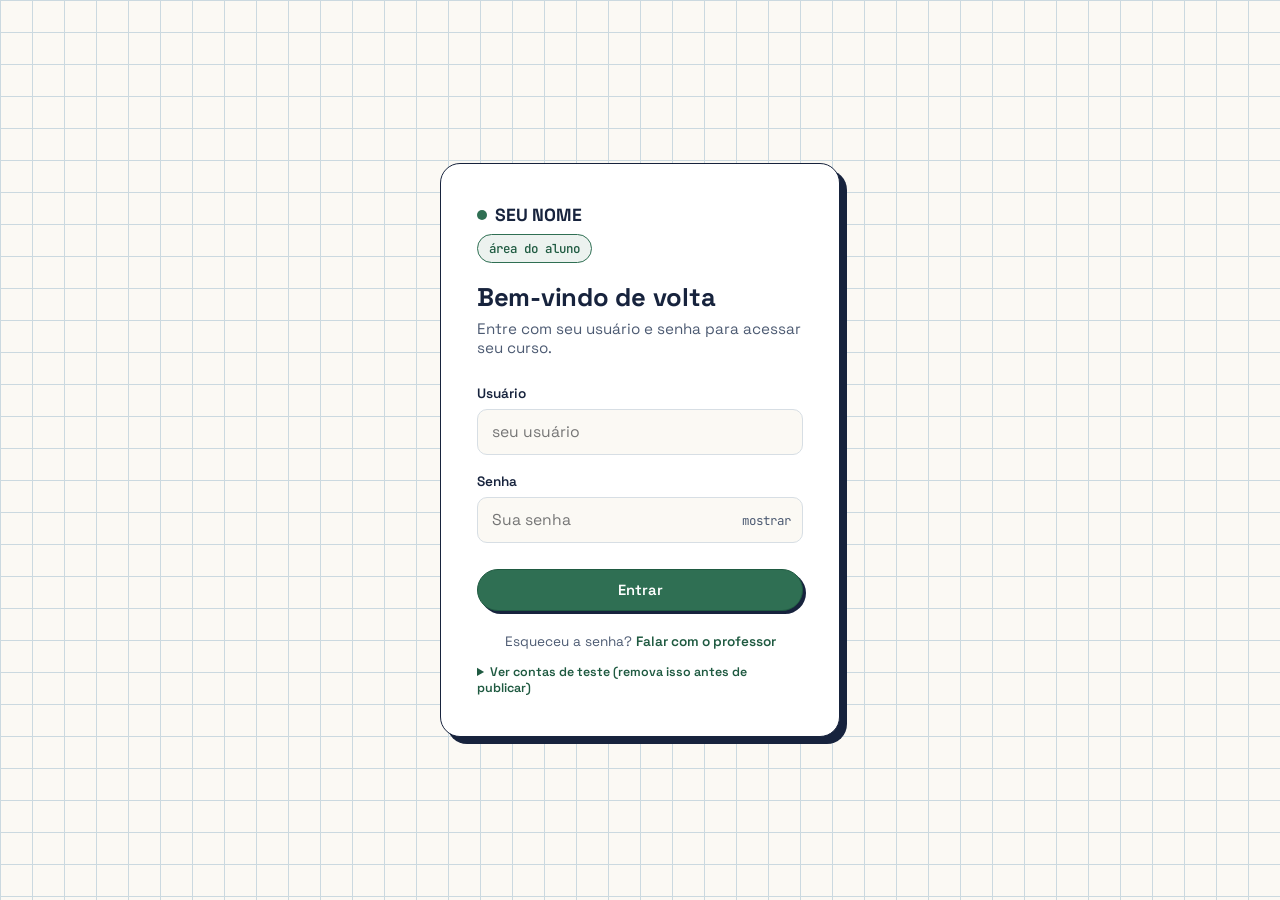
<file: index.html>
<!DOCTYPE html>
<html lang="pt-BR">
<head>
<meta charset="UTF-8">
<meta name="viewport" content="width=device-width, initial-scale=1.0">
<title>Entrar — Plataforma do Aluno</title>
<link rel="preconnect" href="https://fonts.googleapis.com">
<link href="https://fonts.googleapis.com/css2?family=Space+Grotesk:wght@400;500;600;700&family=JetBrains+Mono:wght@400;500;700&display=swap" rel="stylesheet">
<link rel="stylesheet" href="style.css">
<style>
  body{
    background-image:
      linear-gradient(var(--grid) 1px, transparent 1px),
      linear-gradient(90deg, var(--grid) 1px, transparent 1px);
    background-size:32px 32px;
    display:flex; align-items:center; justify-content:center; padding:24px;
  }
  .logo{ display:flex; align-items:center; gap:8px; font-weight:700; font-size:1.1rem; margin-bottom:8px; }
  .logo .dot{ width:10px; height:10px; background:var(--pencil); border-radius:50%; display:inline-block; }
  h1{ font-size:1.6rem; font-weight:700; letter-spacing:-0.01em; margin-bottom:6px; }
  .sub{ color:var(--ink-soft); font-size:0.95rem; margin-bottom:28px; }
  .foot{ text-align:center; margin-top:22px; font-size:0.85rem; color:var(--ink-soft); }
  .foot a{ color:var(--pencil-dark); font-weight:600; }
  .btn-block{ width:100%; justify-content:center; margin-top:26px; }
  .demo-users{ margin-top:14px; font-size:0.78rem; }
  .demo-users summary{ cursor:pointer; color:var(--pencil-dark); font-weight:600; }
  .demo-users table{ width:100%; margin-top:8px; border-collapse:collapse; }
  .demo-users td{ padding:4px 6px; border-bottom:1px solid var(--border); }
</style>
</head>
<body>
  <div class="card fade-in">
    <div class="logo"><span class="dot"></span>SEU NOME</div>
    <span class="eyebrow">área do aluno</span>
    <h1>Bem-vindo de volta</h1>
    <p class="sub">Entre com seu usuário e senha para acessar seu curso.</p>

    <form id="loginForm" novalidate>
      <label for="usuario">Usuário</label>
      <input type="text" id="usuario" placeholder="seu usuário" autocomplete="username" required>

      <label for="senha">Senha</label>
      <div class="pass-wrap">
        <input type="password" id="senha" placeholder="Sua senha" autocomplete="current-password" required>
        <button type="button" class="toggle-pass" id="togglePass">mostrar</button>
      </div>

      <p class="error" id="errorMsg">Usuário ou senha incorretos.</p>

      <button type="submit" class="btn btn-primary btn-block">Entrar</button>
    </form>

    <p class="foot">Esqueceu a senha? <a href="duvidas.html">Falar com o professor</a></p>

    <details class="demo-users">
      <summary>Ver contas de teste (remova isso antes de publicar)</summary>
      <table id="demoTable"></table>
    </details>
  </div>

<script src="usuarios.js"></script>
<script>
  // se já tem sessão aberta, pula direto pro dashboard
  if(getUsuarioLogado()){ window.location.href = "dashboard.html"; }

  const form = document.getElementById('loginForm');
  const errorMsg = document.getElementById('errorMsg');
  const togglePass = document.getElementById('togglePass');
  const senhaInput = document.getElementById('senha');

  togglePass.addEventListener('click', () => {
    const isPassword = senhaInput.type === 'password';
    senhaInput.type = isPassword ? 'text' : 'password';
    togglePass.textContent = isPassword ? 'ocultar' : 'mostrar';
  });

  form.addEventListener('submit', (e) => {
    e.preventDefault();
    const usuario = document.getElementById('usuario').value.trim();
    const senha = senhaInput.value.trim();

    if(!usuario || !senha){
      errorMsg.textContent = 'Preencha usuário e senha para continuar.';
      errorMsg.style.display = 'block';
      return;
    }

    const usuarioEncontrado = autenticar(usuario, senha);
    if(!usuarioEncontrado){
      errorMsg.textContent = 'Usuário ou senha incorretos.';
      errorMsg.style.display = 'block';
      return;
    }

    errorMsg.style.display = 'none';
    salvarSessao(usuarioEncontrado);
    window.location.href = 'dashboard.html';
  });

  // mostra as contas de teste (some isso quando for publicar de verdade)
  const demoTable = document.getElementById('demoTable');
  getUsuariosDB().forEach(u => {
    const tr = document.createElement('tr');
    tr.innerHTML = `<td>${u.nome}</td><td class="mono">${u.usuario}</td><td class="mono">${u.senha}</td>`;
    demoTable.appendChild(tr);
  });
</script>
</body>
</html>
</file>
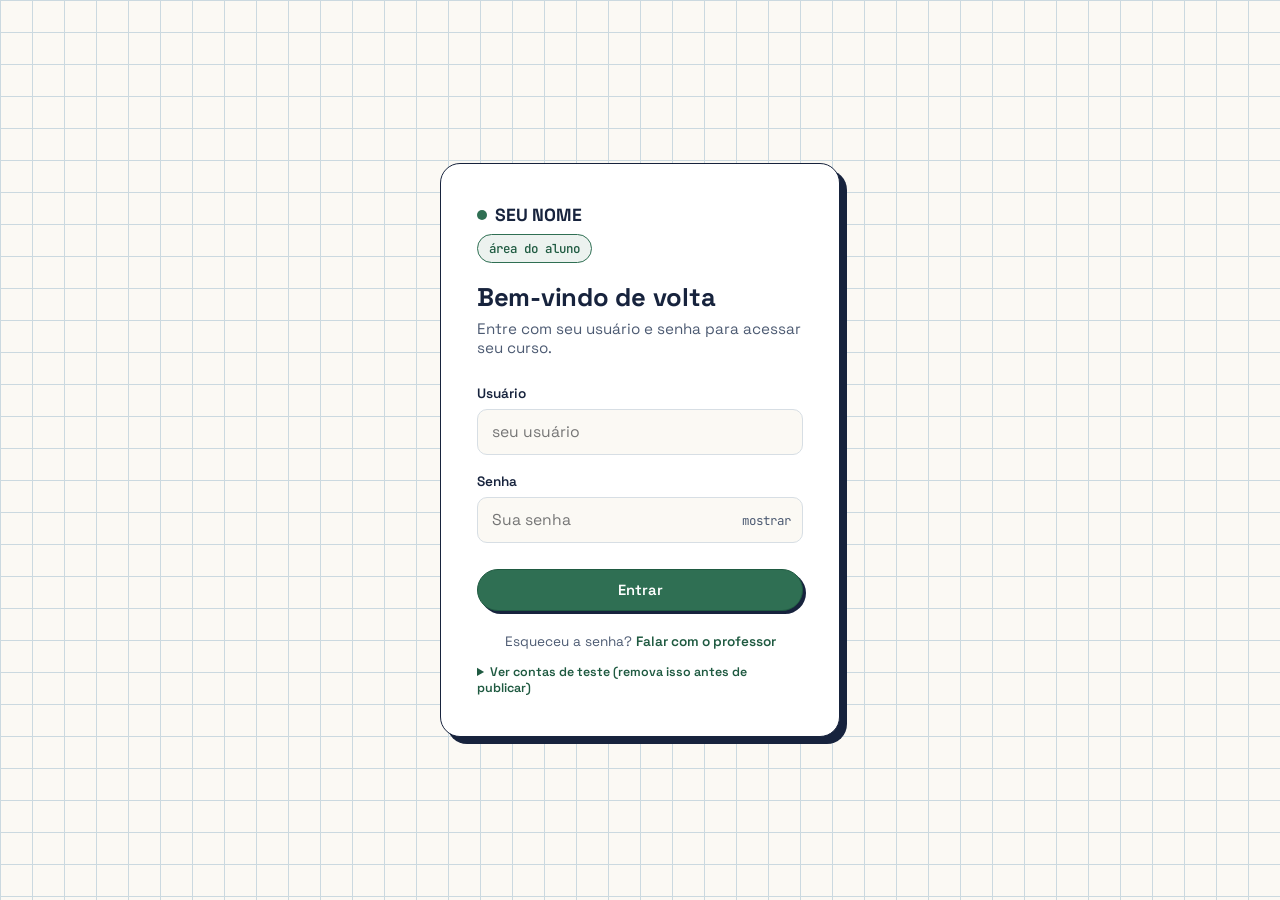
<file: curso.html>
<!DOCTYPE html>
<html lang="pt-BR">
<head>
<meta charset="UTF-8">
<meta name="viewport" content="width=device-width, initial-scale=1.0">
<title>Meu Curso — Plataforma do Aluno</title>
<link rel="preconnect" href="https://fonts.googleapis.com">
<link href="https://fonts.googleapis.com/css2?family=Space+Grotesk:wght@400;500;600;700&family=JetBrains+Mono:wght@400;500;700&display=swap" rel="stylesheet">
<link rel="stylesheet" href="style.css">
</head>
<body>
<div class="app">
  <aside class="sidebar" id="sidebar">
    <div class="logo"><span class="dot"></span>SEU NOME</div>
    <div class="user-chip">
      <div class="mini-avatar" id="miniAvatar">A</div>
      <div>
        <div class="u-name" id="chipName">Aluno</div>
        <div class="u-role">Aluno</div>
      </div>
    </div>
    <nav class="nav-group">
      <a class="nav-link" href="dashboard.html"><span class="ic">🏠</span>Início</a>
      <a class="nav-link active" href="curso.html"><span class="ic">🎬</span>Meu Curso</a>
      <a class="nav-link" href="perfil.html"><span class="ic">👤</span>Perfil</a>
      <a class="nav-link" href="duvidas.html"><span class="ic">💬</span>Dúvidas</a>
    </nav>
    <div class="nav-sair"><a class="nav-link" href="#" id="btnSair"><span class="ic">⏻</span>Sair</a></div>
  </aside>

  <main class="main wide">
    <button class="menu-toggle" id="menuToggle">☰</button>
    <div class="topbar">
      <div>
        <h1 id="cursoTitulo">Matemática: Reforço ao ENEM</h1>
        <p class="sub"><span id="totalAulas">12</span> aulas · progresso: <b id="percentInline" class="mono">0%</b></p>
      </div>
    </div>

    <div class="progress-bar" style="max-width:340px;">
      <div class="progress-fill" id="progressFillTop"></div>
    </div>

    <div class="layout" style="margin-top:24px;">
      <div>
        <div class="player-frame fade-in">
          <iframe id="videoFrame" src="" title="Vídeo da aula" allow="accelerometer; autoplay; clipboard-write; encrypted-media; gyroscope; picture-in-picture" allowfullscreen></iframe>
        </div>
        <div class="lesson-info fade-in fade-in-1">
          <div class="lesson-info-head">
            <h2 id="lessonTitle">Carregando...</h2>
            <div class="watch-toggle" id="watchToggle">
              <span class="box" id="watchBox"></span>
              <span id="watchLabel">Marcar como assistida</span>
            </div>
          </div>
          <p id="lessonDesc"></p>
          <div class="lesson-tags">
            <span class="tag" id="tagDur">-- min</span>
            <span class="tag" id="tagModulo">Módulo</span>
            <span class="tag">Material de apoio em PDF</span>
          </div>
        </div>
      </div>

      <div class="modules fade-in fade-in-2" id="modulesList"></div>
    </div>
  </main>
</div>

<script src="usuarios.js"></script>
<script src="curso-data.js"></script>
<script>
  const user = exigirLogin();
  if(user){
    document.getElementById('miniAvatar').textContent = user.nome.trim().charAt(0).toUpperCase();
    document.getElementById('chipName').textContent = user.nome;
    document.getElementById('cursoTitulo').textContent = user.curso || CURSO.titulo;
    document.getElementById('totalAulas').textContent = todasAsAulas().length;

    let aulaAtualId = null;

    const nowTitle = document.getElementById('lessonTitle');
    const lessonDesc = document.getElementById('lessonDesc');
    const tagDur = document.getElementById('tagDur');
    const tagModulo = document.getElementById('tagModulo');
    const videoFrame = document.getElementById('videoFrame');
    const watchToggle = document.getElementById('watchToggle');
    const watchBox = document.getElementById('watchBox');
    const watchLabel = document.getElementById('watchLabel');
    const modulesList = document.getElementById('modulesList');

    function atualizarBarraGeral(){
      const percentual = calcularPercentual(user.id);
      document.getElementById('percentInline').textContent = percentual + '%';
      document.getElementById('progressFillTop').style.width = percentual + '%';
    }

    function renderListaModulos(){
      const progresso = getProgresso(user.id);
      modulesList.innerHTML = '';
      CURSO.modulos.forEach(mod => {
        const modDiv = document.createElement('div');
        modDiv.className = 'module';
        const feitasNoModulo = mod.aulas.filter(a => progresso.includes(a.id)).length;
        modDiv.innerHTML = `<div class="module-title"><span>${mod.titulo}</span><span class="mono">${feitasNoModulo}/${mod.aulas.length}</span></div>`;

        mod.aulas.forEach(aula => {
          const done = progresso.includes(aula.id);
          const row = document.createElement('div');
          row.className = 'lesson-row' + (done ? ' done' : '') + (aula.id === aulaAtualId ? ' active' : '');
          row.innerHTML = `<span class="check">${done ? '✓' : ''}</span><span>${aula.nome}</span><span class="dur mono">${aula.dur}</span>`;
          row.addEventListener('click', () => carregarAula(aula, mod.titulo));
          modDiv.appendChild(row);
        });
        modulesList.appendChild(modDiv);
      });
    }

    function atualizarBotaoAssistida(aulaId){
      const progresso = getProgresso(user.id);
      const done = progresso.includes(aulaId);
      watchToggle.classList.toggle('done', done);
      watchBox.textContent = done ? '✓' : '';
      watchLabel.textContent = done ? 'Aula assistida' : 'Marcar como assistida';
    }

    function carregarAula(aula, moduloTitulo){
      aulaAtualId = aula.id;
      nowTitle.textContent = aula.nome;
      lessonDesc.textContent = aula.desc;
      tagDur.textContent = aula.dur;
      tagModulo.textContent = moduloTitulo;
      videoFrame.src = 'https://www.youtube.com/embed/' + aula.videoId;
      atualizarBotaoAssistida(aula.id);
      renderListaModulos();
    }

    watchToggle.addEventListener('click', () => {
      if(!aulaAtualId) return;
      alternarAulaAssistida(user.id, aulaAtualId);
      atualizarBotaoAssistida(aulaAtualId);
      renderListaModulos();
      atualizarBarraGeral();
    });

    // começa pela próxima aula não assistida
    const primeira = proximaAulaNaoAssistida(user.id);
    const moduloDaPrimeira = CURSO.modulos.find(m => m.aulas.some(a => a.id === primeira.id));
    carregarAula(primeira, moduloDaPrimeira.titulo);
    atualizarBarraGeral();
  }

  document.getElementById('btnSair').addEventListener('click', (e) => {
    e.preventDefault();
    encerrarSessao();
    window.location.href = 'login.html';
  });

  const menuToggle = document.getElementById('menuToggle');
  const sidebar = document.getElementById('sidebar');
  menuToggle.addEventListener('click', () => sidebar.classList.toggle('open'));
</script>
</body>
</html>
</file>
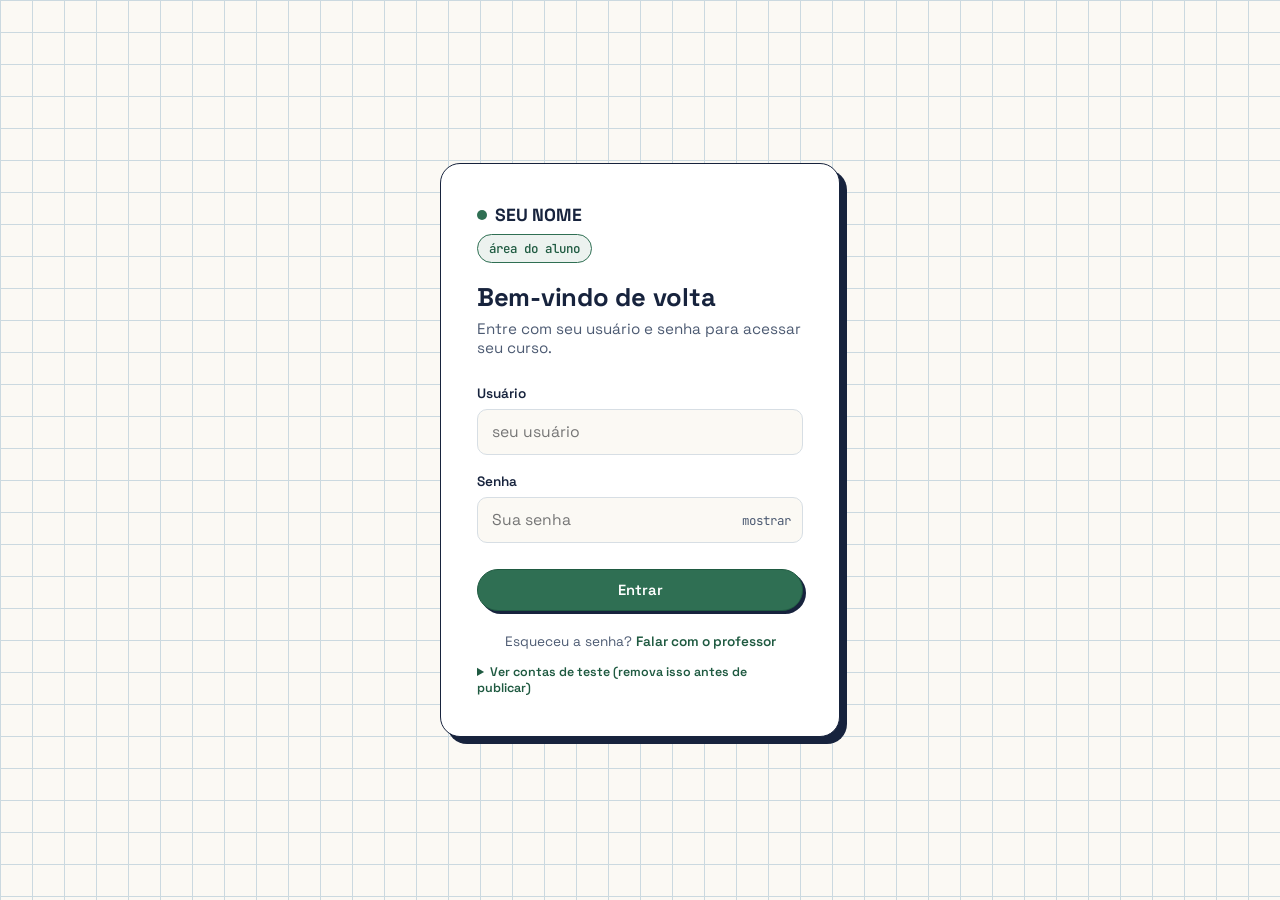
<file: dashboard.html>
<!DOCTYPE html>
<html lang="pt-BR">
<head>
<meta charset="UTF-8">
<meta name="viewport" content="width=device-width, initial-scale=1.0">
<title>Início — Plataforma do Aluno</title>
<link rel="preconnect" href="https://fonts.googleapis.com">
<link href="https://fonts.googleapis.com/css2?family=Space+Grotesk:wght@400;500;600;700&family=JetBrains+Mono:wght@400;500;700&display=swap" rel="stylesheet">
<link rel="stylesheet" href="style.css">
</head>
<body>
<div class="app">
  <aside class="sidebar" id="sidebar">
    <div class="logo"><span class="dot"></span>SEU NOME</div>
    <div class="user-chip">
      <div class="mini-avatar" id="miniAvatar">A</div>
      <div>
        <div class="u-name" id="chipName">Aluno</div>
        <div class="u-role">Aluno</div>
      </div>
    </div>
    <nav class="nav-group">
      <a class="nav-link active" href="#"><span class="ic">🏠</span>Início</a>
      <a class="nav-link" href="curso.html"><span class="ic">🎬</span>Meu Curso</a>
      <a class="nav-link" href="perfil.html"><span class="ic">👤</span>Perfil</a>
      <a class="nav-link" href="duvidas.html"><span class="ic">💬</span>Dúvidas</a>
    </nav>
    <div class="nav-sair">
      <a class="nav-link" href="#" id="btnSair"><span class="ic">⏻</span>Sair</a>
    </div>
  </aside>

  <main class="main wide">
    <button class="menu-toggle" id="menuToggle">☰</button>
    <div class="topbar">
      <div>
        <h1 id="greeting" class="fade-in">Olá! 👋</h1>
        <p class="sub">Aqui está um resumo do seu progresso.</p>
      </div>
      <div class="avatar" id="avatarInit">A</div>
    </div>

    <div id="badgeSlot"></div>

    <div class="stats">
      <div class="stat-card fade-in fade-in-1">
        <div class="val mono">1</div>
        <div class="lab">curso ativo</div>
      </div>
      <div class="stat-card fade-in fade-in-2">
        <div class="val mono"><span id="percentStat">0</span>%</div>
        <div class="lab">progresso concluído</div>
      </div>
      <div class="stat-card fade-in fade-in-3">
        <div class="val mono"><span id="aulasFeitas">0</span>/<span id="aulasTotal">12</span></div>
        <div class="lab">aulas assistidas</div>
      </div>
    </div>

    <section>
      <h2>Meus cursos</h2>
      <div class="courses">
        <div class="course-card fade-in fade-in-4">
          <div class="thumb">📐</div>
          <h3 id="cursoNome">Matemática: Reforço ao ENEM</h3>
          <div class="meta">12 aulas · 3 módulos</div>
          <div class="progress-bar"><div class="progress-fill" id="progressFill"></div></div>
          <div class="progress-label" id="progressLabel">0 de 12 aulas concluídas</div>
          <a href="curso.html" class="btn btn-primary">Continuar assistindo</a>
        </div>

        <div class="locked-card">
          <div class="ic">💻</div>
          <h3>Criação de Sites — Módulo Extra</h3>
          <p>Disponível em breve como upgrade da sua matrícula. Fale com o professor pra saber mais.</p>
        </div>
      </div>
    </section>
  </main>
</div>

<script src="usuarios.js"></script>
<script src="curso-data.js"></script>
<script>
  const user = exigirLogin();
  if(user){
    document.getElementById('greeting').textContent = 'Olá, ' + user.nome.split(' ')[0] + '! 👋';
    document.getElementById('avatarInit').textContent = user.nome.trim().charAt(0).toUpperCase();
    document.getElementById('miniAvatar').textContent = user.nome.trim().charAt(0).toUpperCase();
    document.getElementById('chipName').textContent = user.nome;
    document.getElementById('cursoNome').textContent = user.curso || CURSO.titulo;

    const total = todasAsAulas().length;
    const feitas = getProgresso(user.id).length;
    const percentual = calcularPercentual(user.id);

    document.getElementById('aulasTotal').textContent = total;
    document.getElementById('aulasFeitas').textContent = feitas;
    document.getElementById('progressLabel').textContent = feitas + ' de ' + total + ' aulas concluídas';

    if(percentual >= 100){
      document.getElementById('badgeSlot').innerHTML = '<div class="badge-complete">🎉 Curso concluído! Parabéns pelo esforço.</div>';
    }

    // anima a contagem do percentual e a barra de progresso
    let atual = 0;
    const percentEl = document.getElementById('percentStat');
    const fill = document.getElementById('progressFill');
    requestAnimationFrame(() => { fill.style.width = percentual + '%'; });
    const timer = setInterval(() => {
      atual += Math.max(1, Math.round(percentual/30));
      if(atual >= percentual){ atual = percentual; clearInterval(timer); }
      percentEl.textContent = atual;
    }, 25);
  }

  document.getElementById('btnSair').addEventListener('click', (e) => {
    e.preventDefault();
    encerrarSessao();
    window.location.href = 'login.html';
  });

  const menuToggle = document.getElementById('menuToggle');
  const sidebar = document.getElementById('sidebar');
  menuToggle.addEventListener('click', () => sidebar.classList.toggle('open'));
</script>
</body>
</html>
</file>
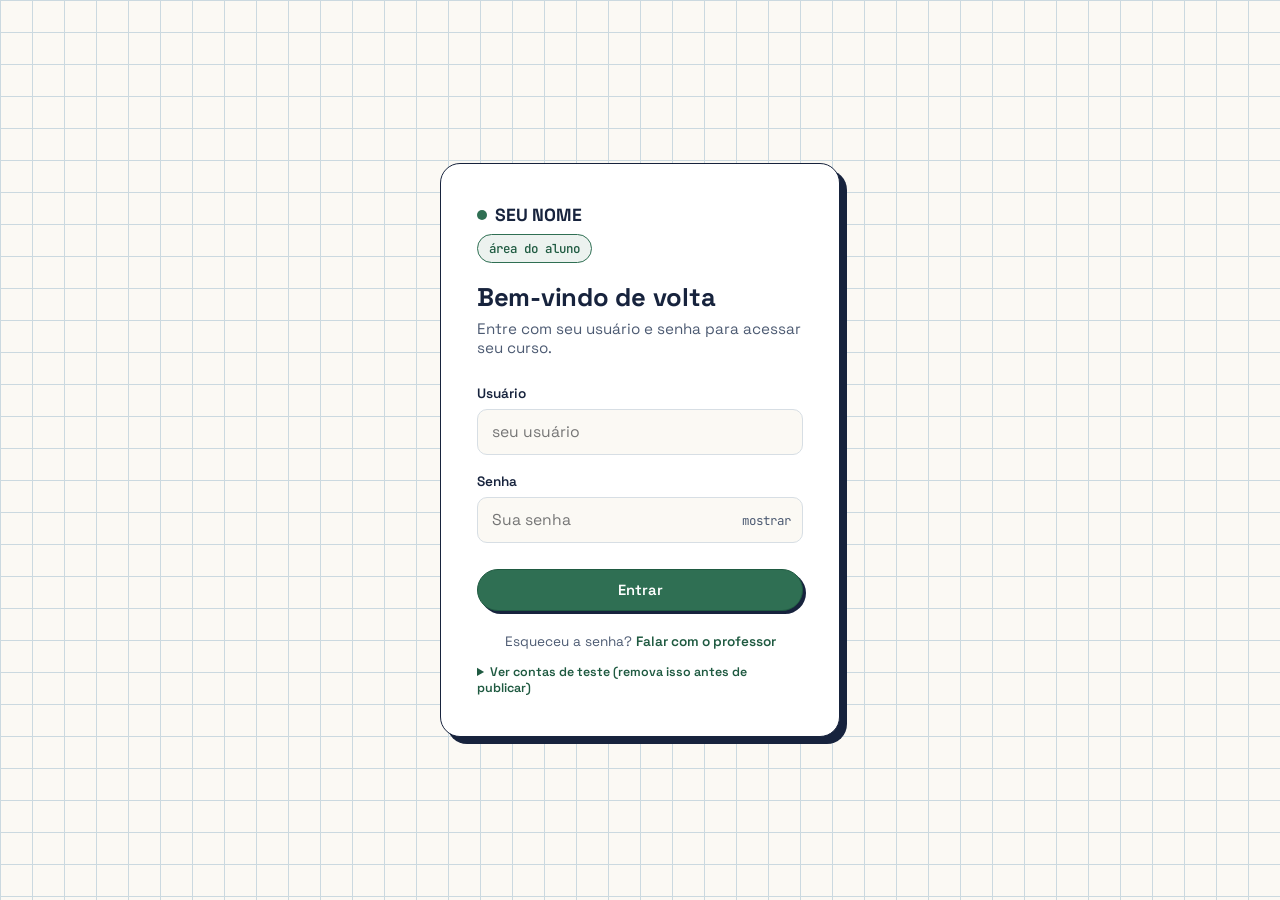
<file: duvidas.html>
<!DOCTYPE html>
<html lang="pt-BR">
<head>
<meta charset="UTF-8">
<meta name="viewport" content="width=device-width, initial-scale=1.0">
<title>Dúvidas — Plataforma do Aluno</title>
<link rel="preconnect" href="https://fonts.googleapis.com">
<link href="https://fonts.googleapis.com/css2?family=Space+Grotesk:wght@400;500;600;700&family=JetBrains+Mono:wght@400;500;700&display=swap" rel="stylesheet">
<link rel="stylesheet" href="style.css">
<style>
  .main.narrow{ display:flex; flex-direction:column; }
</style>
</head>
<body>
<div class="app">
  <aside class="sidebar" id="sidebar">
    <div class="logo"><span class="dot"></span>SEU NOME</div>
    <div class="user-chip">
      <div class="mini-avatar" id="miniAvatar">A</div>
      <div>
        <div class="u-name" id="chipName">Aluno</div>
        <div class="u-role">Aluno</div>
      </div>
    </div>
    <nav class="nav-group">
      <a class="nav-link" href="dashboard.html"><span class="ic">🏠</span>Início</a>
      <a class="nav-link" href="curso.html"><span class="ic">🎬</span>Meu Curso</a>
      <a class="nav-link" href="perfil.html"><span class="ic">👤</span>Perfil</a>
      <a class="nav-link active" href="#"><span class="ic">💬</span>Dúvidas</a>
    </nav>
    <div class="nav-sair"><a class="nav-link" href="#" id="btnSair"><span class="ic">⏻</span>Sair</a></div>
  </aside>

  <main class="main narrow" style="max-width:820px;">
    <button class="menu-toggle" id="menuToggle">☰</button>
    <div class="topbar">
      <div>
        <h1>Dúvidas com o Professor</h1>
        <p class="sub">Pergunte à vontade — geralmente respondo em até 24h.</p>
      </div>
    </div>

    <div class="chat-card fade-in">
      <div class="chat-head">
        <div class="prof-avatar">P</div>
        <div>
          <h3>Professor</h3>
          <p><span class="status-dot"></span>online agora</p>
        </div>
      </div>
      <div class="chat-body" id="chatBody">
        <div class="msg prof">Oi! Vi que você está avançando no curso 👋 Alguma dúvida sobre a matéria?<span class="time">09:14</span></div>
        <div class="msg aluno">Sim! Não entendi direito quando uso a fórmula de Bhaskara vs quando dá pra fatorar direto.<span class="time">09:20</span></div>
        <div class="msg prof">Boa pergunta! Se a equação for simples de fatorar (tipo x² - 5x + 6), fatorar é mais rápido. Bhaskara funciona sempre, mas é mais longo — uso ele quando não vejo a fatoração de cara.<span class="time">09:23</span></div>
      </div>
      <form class="chat-input" id="chatForm">
        <input type="text" id="chatInput" placeholder="Digite sua dúvida..." autocomplete="off">
        <button type="submit" class="send-btn">➤</button>
      </form>
    </div>

    <div class="faq fade-in fade-in-1">
      <h2>Perguntas frequentes</h2>
      <div class="faq-item">
        <div class="faq-q">Quanto tempo tenho de acesso ao curso? <span class="arrow">▾</span></div>
        <div class="faq-a">O acesso é válido por 12 meses a partir da data da compra.</div>
      </div>
      <div class="faq-item">
        <div class="faq-q">Posso baixar as aulas? <span class="arrow">▾</span></div>
        <div class="faq-a">As vídeoaulas ficam disponíveis apenas online, mas os materiais de apoio em PDF podem ser baixados.</div>
      </div>
      <div class="faq-item">
        <div class="faq-q">Como peço um reembolso? <span class="arrow">▾</span></div>
        <div class="faq-a">É só enviar uma mensagem por aqui em até 7 dias após a compra.</div>
      </div>
    </div>
  </main>
</div>

<script src="usuarios.js"></script>
<script>
  const user = exigirLogin();
  if(user){
    document.getElementById('miniAvatar').textContent = user.nome.trim().charAt(0).toUpperCase();
    document.getElementById('chipName').textContent = user.nome;
  }

  const chatForm = document.getElementById('chatForm');
  const chatInput = document.getElementById('chatInput');
  const chatBody = document.getElementById('chatBody');

  chatForm.addEventListener('submit', (e) => {
    e.preventDefault();
    const text = chatInput.value.trim();
    if(!text) return;
    const now = new Date();
    const time = now.getHours().toString().padStart(2,'0') + ':' + now.getMinutes().toString().padStart(2,'0');
    const msg = document.createElement('div');
    msg.className = 'msg aluno';
    msg.innerHTML = text.replace(/</g,'&lt;') + '<span class="time">' + time + '</span>';
    chatBody.appendChild(msg);
    chatBody.scrollTop = chatBody.scrollHeight;
    chatInput.value = '';
  });

  document.querySelectorAll('.faq-item').forEach(item => {
    item.querySelector('.faq-q').addEventListener('click', () => item.classList.toggle('open'));
  });

  document.getElementById('btnSair').addEventListener('click', (e) => {
    e.preventDefault();
    encerrarSessao();
    window.location.href = 'login.html';
  });

  const menuToggle = document.getElementById('menuToggle');
  const sidebar = document.getElementById('sidebar');
  menuToggle.addEventListener('click', () => sidebar.classList.toggle('open'));
</script>
</body>
</html>
</file>
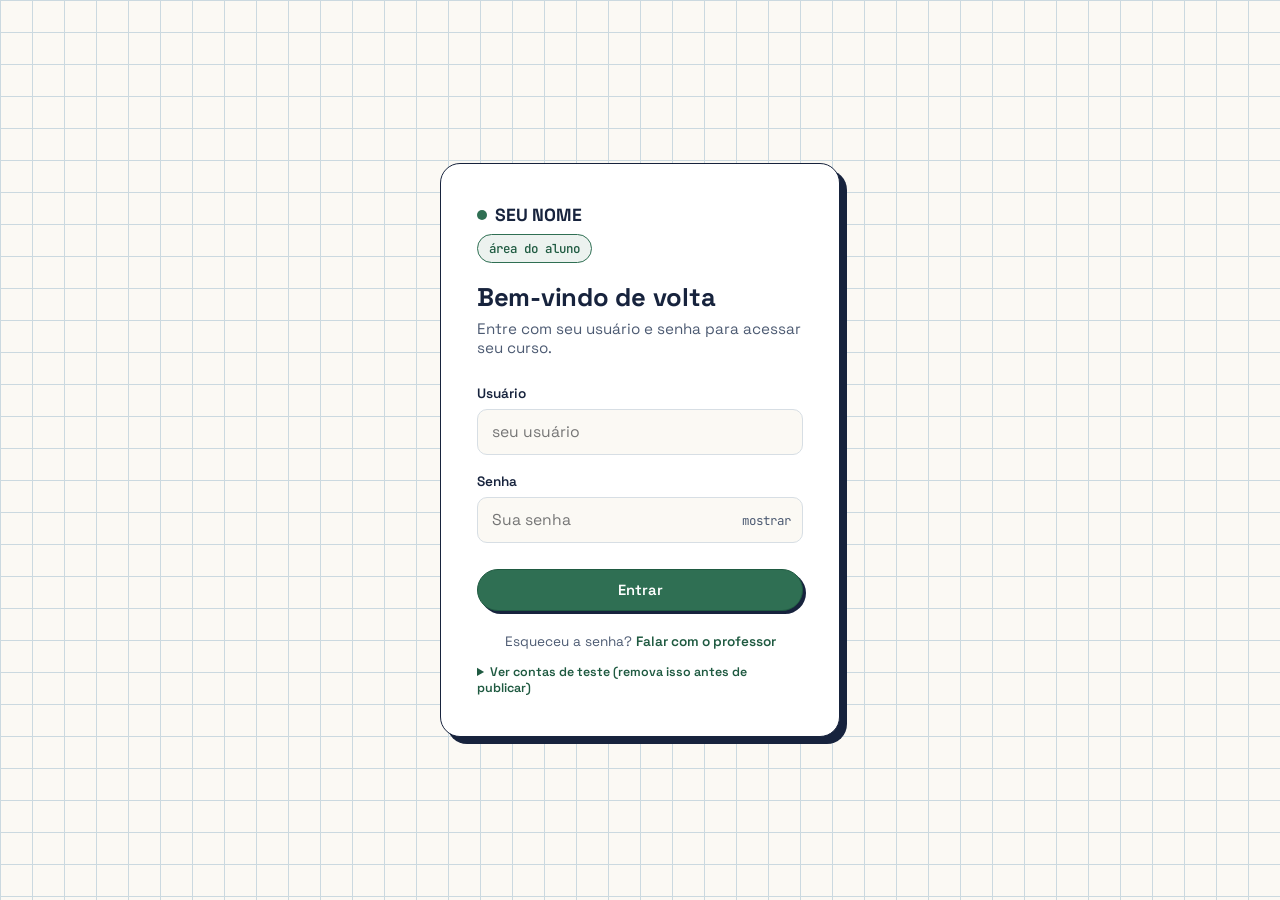
<file: perfil.html>
<!DOCTYPE html>
<html lang="pt-BR">
<head>
<meta charset="UTF-8">
<meta name="viewport" content="width=device-width, initial-scale=1.0">
<title>Perfil — Plataforma do Aluno</title>
<link rel="preconnect" href="https://fonts.googleapis.com">
<link href="https://fonts.googleapis.com/css2?family=Space+Grotesk:wght@400;500;600;700&family=JetBrains+Mono:wght@400;500;700&display=swap" rel="stylesheet">
<link rel="stylesheet" href="style.css">
</head>
<body>
<div class="app">
  <aside class="sidebar" id="sidebar">
    <div class="logo"><span class="dot"></span>SEU NOME</div>
    <div class="user-chip">
      <div class="mini-avatar" id="miniAvatar">A</div>
      <div>
        <div class="u-name" id="chipName">Aluno</div>
        <div class="u-role">Aluno</div>
      </div>
    </div>
    <nav class="nav-group">
      <a class="nav-link" href="dashboard.html"><span class="ic">🏠</span>Início</a>
      <a class="nav-link" href="curso.html"><span class="ic">🎬</span>Meu Curso</a>
      <a class="nav-link active" href="#"><span class="ic">👤</span>Perfil</a>
      <a class="nav-link" href="duvidas.html"><span class="ic">💬</span>Dúvidas</a>
    </nav>
    <div class="nav-sair"><a class="nav-link" href="#" id="btnSair"><span class="ic">⏻</span>Sair</a></div>
  </aside>

  <main class="main narrow">
    <button class="menu-toggle" id="menuToggle">☰</button>
    <div class="topbar">
      <div>
        <h1>Meu Perfil</h1>
        <p class="sub">Estes são os dados da sua conta — você pode atualizá-los abaixo.</p>
      </div>
    </div>

    <div class="profile-head fade-in">
      <div class="avatar-big" id="avatarInit">A</div>
      <div>
        <h2 id="profileName">Aluno</h2>
        <p id="profileCurso">Matriculado em: —</p>
      </div>
      <button class="btn btn-outline btn-small" style="margin-left:auto;">Trocar foto</button>
    </div>

    <form class="panel fade-in fade-in-1" id="profileForm">
      <div class="section-title">Dados pessoais</div>
      <label for="nomeCompleto">Nome completo</label>
      <input type="text" id="nomeCompleto">

      <label for="nomeUsuario">Nome de usuário (login)</label>
      <input type="text" id="nomeUsuario">

      <label for="email">E-mail</label>
      <input type="email" id="email">

      <div class="section-title">Segurança</div>
      <label for="senhaAtual">Senha</label>
      <div class="pass-wrap">
        <input type="password" id="senhaAtual">
        <button type="button" class="toggle-pass" id="togglePass">mostrar</button>
      </div>
      <p style="font-size:0.78rem; color:var(--ink-soft); margin-top:8px;">Essa é a senha que você usa pra entrar na plataforma. Mude aqui se quiser trocar.</p>

      <button type="submit" class="btn btn-primary">Salvar alterações</button>
      <div class="toast" id="toast">✓ Alterações salvas com sucesso.</div>
    </form>
  </main>
</div>

<script src="usuarios.js"></script>
<script src="curso-data.js"></script>
<script>
  const user = exigirLogin();
  if(user){
    document.getElementById('miniAvatar').textContent = user.nome.trim().charAt(0).toUpperCase();
    document.getElementById('chipName').textContent = user.nome;
    document.getElementById('avatarInit').textContent = user.nome.trim().charAt(0).toUpperCase();
    document.getElementById('profileName').textContent = user.nome;
    document.getElementById('profileCurso').textContent = 'Matriculado em: ' + (user.curso || CURSO.titulo);

    document.getElementById('nomeCompleto').value = user.nome;
    document.getElementById('nomeUsuario').value = user.usuario;
    document.getElementById('email').value = user.email;
    document.getElementById('senhaAtual').value = user.senha;
  }

  const togglePass = document.getElementById('togglePass');
  const senhaInput = document.getElementById('senhaAtual');
  togglePass.addEventListener('click', () => {
    const isPassword = senhaInput.type === 'password';
    senhaInput.type = isPassword ? 'text' : 'password';
    togglePass.textContent = isPassword ? 'ocultar' : 'mostrar';
  });

  document.getElementById('profileForm').addEventListener('submit', (e) => {
    e.preventDefault();
    if(!user) return;

    const atualizado = atualizarUsuario(user.id, {
      nome: document.getElementById('nomeCompleto').value.trim(),
      usuario: document.getElementById('nomeUsuario').value.trim(),
      email: document.getElementById('email').value.trim(),
      senha: senhaInput.value.trim(),
    });

    if(atualizado){
      document.getElementById('chipName').textContent = atualizado.nome;
      document.getElementById('profileName').textContent = atualizado.nome;
      document.getElementById('toast').style.display = 'block';
    }
  });

  document.getElementById('btnSair').addEventListener('click', (e) => {
    e.preventDefault();
    encerrarSessao();
    window.location.href = 'login.html';
  });

  const menuToggle = document.getElementById('menuToggle');
  const sidebar = document.getElementById('sidebar');
  menuToggle.addEventListener('click', () => sidebar.classList.toggle('open'));
</script>
</body>
</html>
</file>
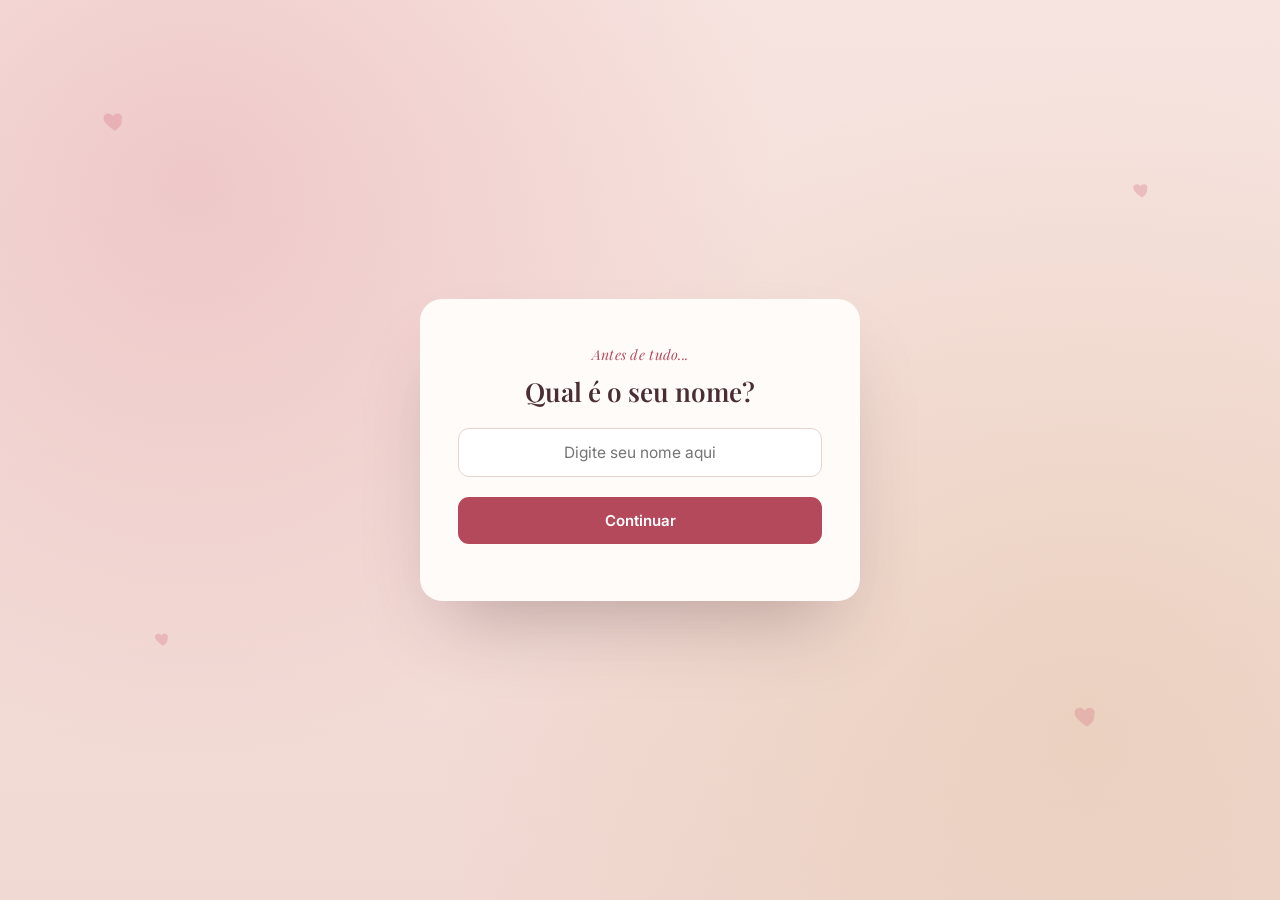
<file: roma.html>
<!DOCTYPE html>
<html lang="pt-BR">
<head>
<meta charset="UTF-8">
<meta name="viewport" content="width=device-width, initial-scale=1.0">
<title>Um convite especial</title>
<link rel="preconnect" href="https://fonts.googleapis.com">
<link href="https://fonts.googleapis.com/css2?family=Playfair+Display:ital,wght@0,500;0,600;1,500&family=Inter:wght@400;500;600&display=swap" rel="stylesheet">
<style>
  :root{
    --blush:#F7E4E0;
    --rose:#D97D8B;
    --rose-deep:#B5495C;
    --plum:#4A2E35;
    --cream:#FFFBF8;
    --gold:#C9A15A;
  }
  *{box-sizing:border-box; margin:0; padding:0;}
  html,body{height:100%;}
  body{
    font-family:'Inter', sans-serif;
    background:
      radial-gradient(circle at 15% 20%, rgba(217,125,139,0.25), transparent 45%),
      radial-gradient(circle at 85% 80%, rgba(201,161,90,0.18), transparent 50%),
      linear-gradient(180deg, var(--blush), #F1D9D3);
    min-height:100vh;
    display:flex;
    align-items:center;
    justify-content:center;
    padding:24px;
    overflow:hidden;
    position:relative;
  }
  .heart{
    position:absolute;
    opacity:.35;
    color:var(--rose);
    animation:float 9s ease-in-out infinite;
  }
  @keyframes float{
    0%,100%{ transform:translateY(0) rotate(0deg); }
    50%{ transform:translateY(-22px) rotate(8deg); }
  }
  @media (prefers-reduced-motion: reduce){
    .heart{ animation:none; }
  }

  .card{
    position:relative;
    z-index:1;
    width:100%;
    max-width:440px;
    background:var(--cream);
    border-radius:22px;
    padding:46px 38px;
    box-shadow:0 40px 80px -30px rgba(74,46,53,0.35);
    text-align:center;
  }
  .step{ display:none; animation:riseIn .5s cubic-bezier(.2,.8,.2,1) both; }
  .step.active{ display:block; }
  @keyframes riseIn{
    from{opacity:0; transform:translateY(14px);}
    to{opacity:1; transform:translateY(0);}
  }

  .eyebrow{
    font-family:'Playfair Display', serif;
    font-style:italic;
    color:var(--rose-deep);
    font-size:14px;
    margin-bottom:10px;
    letter-spacing:.02em;
  }
  h1{
    font-family:'Playfair Display', serif;
    font-weight:600;
    font-size:26px;
    color:var(--plum);
    line-height:1.35;
    margin-bottom:18px;
  }
  p.sub{
    font-size:14.5px;
    color:#8A6B6F;
    margin-bottom:26px;
    line-height:1.55;
  }

  input[type="text"]{
    width:100%;
    padding:14px 16px;
    border-radius:11px;
    border:1.5px solid #E8D2CE;
    background:#FFF;
    font-size:15.5px;
    font-family:inherit;
    color:var(--plum);
    margin-bottom:20px;
    text-align:center;
    transition:border-color .15s, box-shadow .15s;
  }
  input[type="text"]:focus{
    outline:none;
    border-color:var(--rose);
    box-shadow:0 0 0 3px rgba(217,125,139,0.18);
  }

  .btn{
    display:inline-block;
    width:100%;
    padding:14px;
    border:none;
    border-radius:11px;
    background:var(--rose-deep);
    color:#fff;
    font-weight:600;
    font-size:15px;
    font-family:inherit;
    cursor:pointer;
    transition:background .15s, transform .1s;
    margin-bottom:11px;
  }
  .btn:hover{ background:#9A3B4A; }
  .btn:active{ transform:scale(.98); }
  .btn.secondary{
    background:#fff;
    color:var(--rose-deep);
    border:1.5px solid var(--rose-deep);
  }
  .btn.secondary:hover{ background:#FCEFEC; }

  .options{ display:flex; flex-direction:column; gap:11px; margin-bottom:6px; }
  .opt-btn{
    padding:15px 16px;
    border-radius:11px;
    border:1.5px solid #E8D2CE;
    background:#fff;
    color:var(--plum);
    font-size:15px;
    font-weight:500;
    font-family:inherit;
    cursor:pointer;
    transition:border-color .15s, background .15s, transform .1s;
    text-align:left;
  }
  .opt-btn:hover{ border-color:var(--rose); background:#FCF3F1; transform:translateX(2px); }
  .opt-icon{ margin-right:10px; }

  .final-date{
    font-family:'Playfair Display', serif;
    font-style:italic;
    font-size:20px;
    color:var(--rose-deep);
    margin-top:6px;
  }

  #outro-wrap{ display:none; margin-top:6px; }
</style>
</head>
<body>

<!-- corações flutuando de fundo, decorativos -->
<svg class="heart" style="top:12%; left:8%; width:26px;" viewBox="0 0 24 24" fill="currentColor"><path d="M12 21s-7.5-4.6-10-9.3C.4 8.4 2.3 5 5.6 5c2 0 3.4 1 4.4 2.4C11 6 12.4 5 14.4 5c3.3 0 5.2 3.4 3.6 6.7C19.5 16.4 12 21 12 21z"/></svg>
<svg class="heart" style="top:70%; left:12%; width:18px; animation-delay:2s;" viewBox="0 0 24 24" fill="currentColor"><path d="M12 21s-7.5-4.6-10-9.3C.4 8.4 2.3 5 5.6 5c2 0 3.4 1 4.4 2.4C11 6 12.4 5 14.4 5c3.3 0 5.2 3.4 3.6 6.7C19.5 16.4 12 21 12 21z"/></svg>
<svg class="heart" style="top:20%; right:10%; width:20px; animation-delay:1s;" viewBox="0 0 24 24" fill="currentColor"><path d="M12 21s-7.5-4.6-10-9.3C.4 8.4 2.3 5 5.6 5c2 0 3.4 1 4.4 2.4C11 6 12.4 5 14.4 5c3.3 0 5.2 3.4 3.6 6.7C19.5 16.4 12 21 12 21z"/></svg>
<svg class="heart" style="top:78%; right:14%; width:28px; animation-delay:3s;" viewBox="0 0 24 24" fill="currentColor"><path d="M12 21s-7.5-4.6-10-9.3C.4 8.4 2.3 5 5.6 5c2 0 3.4 1 4.4 2.4C11 6 12.4 5 14.4 5c3.3 0 5.2 3.4 3.6 6.7C19.5 16.4 12 21 12 21z"/></svg>

<div class="card">

  <!-- ETAPA 1: nome -->
  <div class="step active" id="step-1">
    <p class="eyebrow">Antes de tudo...</p>
    <h1>Qual é o seu nome?</h1>
    <input type="text" id="input-nome" placeholder="Digite seu nome aqui">
    <button class="btn" id="btn-1">Continuar</button>
  </div>

  <!-- ETAPA 2: elogio -->
  <div class="step" id="step-2">
    <p class="eyebrow">💌</p>
    <h1 id="mensagem-elogio"></h1>
    <button class="btn" id="btn-2">Continuar</button>
  </div>

  <!-- ETAPA 3: convite -->
  <div class="step" id="step-3">
    <p class="eyebrow">A pergunta</p>
    <h1>Você aceitaria sair comigo para...</h1>
    <div class="options">
      <button class="opt-btn" data-opcao="tomar um sorvete">🍦 Tomar um sorvete</button>
      <button class="opt-btn" data-opcao="comer um hambúrguer">🍔 Comer um hambúrguer</button>
      <button class="opt-btn" data-opcao="outro">✨ Outro...</button>
    </div>
    <div id="outro-wrap">
      <input type="text" id="input-outro" placeholder="O que você sugere?">
      <button class="btn" id="btn-outro">Confirmar</button>
    </div>
  </div>

  <!-- ETAPA 4: brincadeira -->
  <div class="step" id="step-4">
    <p class="eyebrow">🏆</p>
    <h1 id="mensagem-brincadeira"></h1>
    <button class="btn" id="btn-4">Continuar</button>
  </div>

  <!-- ETAPA 5: final -->
  <div class="step" id="step-5">
    <p class="eyebrow">✔️ Tudo certo</p>
    <h1>Seu relatório foi enviado para João Bosco.</h1>
    <p class="sub">Ele já está avisado — e ansioso.</p>
    <p class="final-date">Te espero lá no dia 10/07/2026 💛</p>
  </div>

</div>

<script>
  let nome = "";
  let escolha = "";

  function irPara(idEtapa){
    document.querySelectorAll('.step').forEach(s => s.classList.remove('active'));
    document.getElementById(idEtapa).classList.add('active');
  }

  // Etapa 1 -> 2
  document.getElementById('btn-1').addEventListener('click', () => {
    const valor = document.getElementById('input-nome').value.trim();
    nome = valor.length ? valor : "você";
    document.getElementById('mensagem-elogio').textContent = `Você é muito bonita, ${nome}.`;
    irPara('step-2');
  });
  document.getElementById('input-nome').addEventListener('keydown', (e) => {
    if(e.key === 'Enter') document.getElementById('btn-1').click();
  });

  // Etapa 2 -> 3
  document.getElementById('btn-2').addEventListener('click', () => irPara('step-3'));

  // Etapa 3 -> 4
  document.querySelectorAll('.opt-btn').forEach(btn => {
    btn.addEventListener('click', () => {
      const opcao = btn.dataset.opcao;
      if(opcao === 'outro'){
        document.getElementById('outro-wrap').style.display = 'block';
        return;
      }
      escolha = opcao;
      mostrarBrincadeira();
    });
  });
  document.getElementById('btn-outro').addEventListener('click', () => {
    const valor = document.getElementById('input-outro').value.trim();
    escolha = valor.length ? valor : "algo surpreendente";
    mostrarBrincadeira();
  });

  function mostrarBrincadeira(){
    document.getElementById('mensagem-brincadeira').textContent =
      "Uma garota não escolheria isso, mas como você é uma mulher... Meus parabéns, ótimo gosto!";
    irPara('step-4');
  }

  // Etapa 4 -> 5
  document.getElementById('btn-4').addEventListener('click', () => irPara('step-5'));
</script>
</body>
</html>
</file>
<file: style.css>
/* ==========================================================================
   PLATAFORMA DO ALUNO — Design System compartilhado
   Usado por: login.html, dashboard.html, curso.html, perfil.html, duvidas.html
   ========================================================================== */

:root{
  --paper:#FBF9F4;
  --grid:#CBD9E0;
  --ink:#17233D;
  --ink-soft:#4C5A72;
  --marker:#FFC857;
  --marker-dark:#E8A93A;
  --pencil:#2F6F53;
  --pencil-dark:#1F5A41;
  --white:#FFFFFF;
  --border:#E6E9ED;
  --danger:#C0453B;
}

*{ box-sizing:border-box; margin:0; padding:0; }

body{
  font-family:'Space Grotesk', sans-serif;
  background:var(--paper);
  color:var(--ink);
  min-height:100vh;
}

.mono{ font-family:'JetBrains Mono', monospace; }
a{ text-decoration:none; color:inherit; }

/* ---------- animations ---------- */
@keyframes fadeInUp{
  from{ opacity:0; transform:translateY(14px); }
  to{ opacity:1; transform:translateY(0); }
}
@keyframes popIn{
  0%{ transform:scale(0.6); opacity:0; }
  70%{ transform:scale(1.08); }
  100%{ transform:scale(1); opacity:1; }
}
@keyframes pulseGlow{
  0%,100%{ box-shadow:0 0 0 0 rgba(47,111,83,0.35); }
  50%{ box-shadow:0 0 0 8px rgba(47,111,83,0); }
}
.fade-in{ animation:fadeInUp .5s ease both; }
.fade-in-1{ animation-delay:.05s; }
.fade-in-2{ animation-delay:.12s; }
.fade-in-3{ animation-delay:.19s; }
.fade-in-4{ animation-delay:.26s; }
@media (prefers-reduced-motion: reduce){
  .fade-in, .fade-in-1, .fade-in-2, .fade-in-3, .fade-in-4{ animation:none; }
}

/* ---------- app shell ---------- */
.app{ display:flex; min-height:100vh; }

.sidebar{
  width:240px; flex-shrink:0; background:var(--ink); color:var(--paper);
  padding:28px 20px; display:flex; flex-direction:column; position:sticky; top:0; height:100vh;
  z-index:40;
}
.sidebar .logo{ display:flex; align-items:center; gap:8px; font-weight:700; font-size:1.05rem; margin-bottom:8px; }
.sidebar .logo .dot{ width:10px; height:10px; background:var(--marker); border-radius:50%; display:inline-block; }
.sidebar .user-chip{
  display:flex; align-items:center; gap:10px; padding:12px 10px; margin:14px 0 24px;
  background:rgba(255,255,255,0.05); border-radius:12px; border:1px solid rgba(255,255,255,0.08);
}
.sidebar .user-chip .mini-avatar{
  width:32px; height:32px; border-radius:50%; flex-shrink:0;
  background:linear-gradient(135deg, var(--marker), var(--pencil));
  display:flex; align-items:center; justify-content:center;
  font-family:'JetBrains Mono', monospace; font-weight:700; color:var(--white); font-size:0.85rem;
}
.sidebar .user-chip .u-name{ font-size:0.85rem; font-weight:600; line-height:1.2; }
.sidebar .user-chip .u-role{ font-size:0.72rem; color:#93A0B4; }

.nav-group{ flex-grow:1; }
.nav-link{
  display:flex; align-items:center; gap:12px; padding:11px 14px; border-radius:10px; margin-bottom:4px;
  font-size:0.92rem; font-weight:500; color:#B9C3D4; transition:background .15s, color .15s;
}
.nav-link .ic{ width:18px; text-align:center; }
.nav-link:hover{ background:rgba(255,255,255,0.06); color:var(--white); }
.nav-link.active{ background:var(--pencil); color:var(--white); }
.nav-sair{ margin-top:auto; padding-top:20px; border-top:1px solid rgba(255,255,255,0.12); }

@media (max-width:860px){
  .sidebar{ position:fixed; left:-260px; z-index:60; transition:left .2s; box-shadow:8px 0 24px rgba(0,0,0,0.15); }
  .sidebar.open{ left:0; }
  .menu-toggle{ display:inline-flex !important; }
}
.menu-toggle{
  display:none; background:var(--ink); color:var(--white); border:none; width:38px; height:38px;
  border-radius:10px; font-size:1.1rem; cursor:pointer; align-items:center; justify-content:center; margin-bottom:16px;
}

.main{ flex-grow:1; padding:32px 40px 60px; }
.main.narrow{ max-width:760px; }
.main.wide{ max-width:1100px; }
.topbar{ display:flex; align-items:center; justify-content:space-between; margin-bottom:32px; gap:16px; }
.topbar h1{ font-size:1.5rem; font-weight:700; }
.topbar .sub{ color:var(--ink-soft); font-size:0.95rem; margin-top:4px; }

.avatar{
  width:42px; height:42px; border-radius:50%;
  background:linear-gradient(135deg, var(--marker), var(--pencil));
  display:flex; align-items:center; justify-content:center;
  font-family:'JetBrains Mono', monospace; font-weight:700; color:var(--white);
  border:2px solid var(--ink); flex-shrink:0;
}
.avatar-big{
  width:72px; height:72px; font-size:1.6rem;
  background:linear-gradient(135deg, var(--marker), var(--pencil));
  border-radius:50%; display:flex; align-items:center; justify-content:center;
  font-family:'JetBrains Mono', monospace; font-weight:700; color:var(--white);
  border:2px solid var(--ink); flex-shrink:0;
}

/* ---------- buttons ---------- */
.btn{
  display:inline-flex; align-items:center; gap:8px; padding:11px 20px; border-radius:999px;
  font-weight:600; font-size:0.92rem; border:1.5px solid var(--ink); cursor:pointer;
  box-shadow:3px 3px 0 var(--ink); transition:transform .15s ease, box-shadow .15s ease;
  font-family:inherit; background:var(--white); color:var(--ink);
}
.btn:hover{ transform:translate(-2px,-2px); box-shadow:5px 5px 0 var(--ink); }
.btn-primary{ background:var(--pencil); color:var(--white); border-color:var(--pencil-dark); }
.btn-outline{ background:var(--white); box-shadow:none; }
.btn-outline:hover{ background:var(--paper); transform:none; box-shadow:none; }
.btn-small{ padding:9px 16px; font-size:0.85rem; }

/* ---------- cards / stats ---------- */
.stats{ display:grid; grid-template-columns:repeat(3,1fr); gap:18px; margin-bottom:40px; }
@media (max-width:700px){ .stats{ grid-template-columns:1fr; } }
.stat-card{
  background:var(--white); border:1.5px solid var(--ink); border-radius:16px;
  padding:20px 22px; box-shadow:4px 4px 0 var(--ink);
}
.stat-card .val{ font-family:'JetBrains Mono', monospace; font-size:1.7rem; font-weight:700; color:var(--pencil-dark); }
.stat-card .lab{ font-size:0.85rem; color:var(--ink-soft); margin-top:4px; }

section h2{ font-size:1.15rem; font-weight:700; margin-bottom:16px; }

.courses{ display:grid; grid-template-columns:1fr 1fr; gap:22px; margin-bottom:44px; }
@media (max-width:700px){ .courses{ grid-template-columns:1fr; } }
.course-card{ background:var(--white); border:1.5px solid var(--ink); border-radius:18px; padding:26px; box-shadow:5px 5px 0 var(--ink); }
.course-card .thumb{
  height:110px; border-radius:12px; margin-bottom:16px;
  background:repeating-linear-gradient(135deg, var(--marker) 0 12px, #ffe6a8 12px 24px);
  display:flex; align-items:center; justify-content:center; font-size:1.8rem;
}
.course-card h3{ font-size:1.1rem; margin-bottom:6px; }
.course-card .meta{ font-size:0.85rem; color:var(--ink-soft); margin-bottom:14px; }

.progress-bar{ height:9px; background:#EEF1F3; border-radius:99px; overflow:hidden; margin-bottom:10px; }
.progress-fill{ height:100%; background:var(--pencil); border-radius:99px; width:0; transition:width 1s cubic-bezier(.22,1,.36,1); }
.progress-label{ font-size:0.8rem; color:var(--ink-soft); font-family:'JetBrains Mono', monospace; margin-bottom:16px; }

.locked-card{
  background:repeating-linear-gradient(135deg, var(--paper) 0 10px, #f2eee2 10px 20px);
  border:1.5px dashed #C7CDD4; border-radius:18px; padding:26px;
  display:flex; flex-direction:column; align-items:flex-start; justify-content:center; color:var(--ink-soft);
}
.locked-card .ic{ font-size:1.6rem; margin-bottom:10px; }
.locked-card h3{ font-size:1.05rem; color:var(--ink); margin-bottom:6px; }
.locked-card p{ font-size:0.88rem; }

.badge-complete{
  display:inline-flex; align-items:center; gap:8px; background:rgba(255,200,87,0.25);
  border:1px solid var(--marker-dark); color:var(--marker-dark); font-weight:700;
  padding:8px 16px; border-radius:999px; font-size:0.85rem; margin-bottom:20px;
  animation:popIn .5s ease both;
}

/* ---------- course/video page ---------- */
.layout{ display:grid; grid-template-columns:1.5fr 1fr; gap:28px; align-items:start; }
@media (max-width:900px){ .layout{ grid-template-columns:1fr; } }

.player-frame{
  background:var(--ink); border-radius:18px; border:1.5px solid var(--ink);
  aspect-ratio:16/9; overflow:hidden; box-shadow:6px 6px 0 var(--marker); margin-bottom:18px; position:relative;
}
.player-frame iframe{ width:100%; height:100%; border:none; display:block; }

.lesson-info{ background:var(--white); border:1.5px solid var(--ink); border-radius:16px; padding:22px 24px; box-shadow:4px 4px 0 var(--ink); }
.lesson-info-head{ display:flex; justify-content:space-between; align-items:flex-start; gap:14px; margin-bottom:8px; }
.lesson-info h2{ font-size:1.15rem; }
.lesson-info p{ color:var(--ink-soft); font-size:0.93rem; margin-bottom:14px; }
.lesson-tags{ display:flex; gap:8px; flex-wrap:wrap; }
.tag{ font-family:'JetBrains Mono', monospace; font-size:0.75rem; background:rgba(47,111,83,0.1); color:var(--pencil-dark); padding:4px 10px; border-radius:999px; border:1px solid var(--pencil); }

.watch-toggle{
  display:flex; align-items:center; gap:8px; border:1.5px solid var(--ink); border-radius:999px;
  padding:8px 14px 8px 10px; cursor:pointer; font-size:0.85rem; font-weight:600; background:var(--white);
  flex-shrink:0; transition:background .15s, color .15s, border-color .15s;
}
.watch-toggle .box{ width:18px; height:18px; border-radius:5px; border:1.5px solid #C7CDD4; display:flex; align-items:center; justify-content:center; font-size:0.72rem; }
.watch-toggle.done{ background:var(--pencil); border-color:var(--pencil-dark); color:var(--white); }
.watch-toggle.done .box{ background:var(--white); color:var(--pencil-dark); border-color:var(--white); }

.modules{ background:var(--white); border:1.5px solid var(--ink); border-radius:16px; padding:8px; box-shadow:4px 4px 0 var(--ink); max-height:640px; overflow-y:auto; }
.module{ padding:14px 16px; border-bottom:1px solid var(--border); }
.module:last-child{ border-bottom:none; }
.module-title{ font-weight:700; font-size:0.86rem; margin-bottom:10px; color:var(--ink-soft); text-transform:uppercase; letter-spacing:0.03em; display:flex; justify-content:space-between; }
.lesson-row{ display:flex; align-items:center; gap:10px; padding:9px 10px; border-radius:10px; cursor:pointer; font-size:0.9rem; margin-bottom:2px; transition:background .12s; }
.lesson-row:hover{ background:var(--paper); }
.lesson-row.active{ background:rgba(255,200,87,0.25); font-weight:600; }
.lesson-row .check{ width:20px; height:20px; border-radius:50%; border:1.5px solid #C7CDD4; flex-shrink:0; display:flex; align-items:center; justify-content:center; font-size:0.7rem; transition:background .15s, border-color .15s; }
.lesson-row.done .check{ background:var(--pencil); border-color:var(--pencil-dark); color:var(--white); animation:popIn .3s ease; }
.lesson-row .dur{ margin-left:auto; font-family:'JetBrains Mono', monospace; font-size:0.75rem; color:var(--ink-soft); }

/* ---------- forms (login / perfil) ---------- */
.card{
  width:100%; max-width:400px; background:var(--white); border:1.5px solid var(--ink); border-radius:20px;
  box-shadow:7px 7px 0 var(--ink); padding:40px 36px;
}
.eyebrow{
  font-family:'JetBrains Mono', monospace; font-size:0.78rem; font-weight:500;
  color:var(--pencil-dark); background:rgba(47,111,83,0.09); border:1px solid var(--pencil);
  padding:5px 11px; border-radius:999px; display:inline-block; margin-bottom:18px;
}
label{ display:block; font-size:0.85rem; font-weight:600; margin-bottom:7px; margin-top:18px; }
label:first-of-type{ margin-top:0; }
input{
  width:100%; padding:12px 14px; border-radius:10px; border:1.5px solid #D7DEE4;
  font-family:inherit; font-size:0.98rem; background:var(--paper); color:var(--ink); transition:border-color .15s;
}
input:focus{ outline:none; border-color:var(--pencil); }
.pass-wrap{ position:relative; }
.toggle-pass{
  position:absolute; right:12px; top:50%; transform:translateY(-50%); background:none; border:none;
  cursor:pointer; font-size:0.78rem; color:var(--ink-soft); font-family:'JetBrains Mono', monospace;
}
.error{ color:var(--danger); font-size:0.85rem; margin-top:10px; display:none; }
.demo-note{
  margin-top:24px; font-family:'JetBrains Mono', monospace; font-size:0.74rem; color:var(--ink-soft);
  background:rgba(255,200,87,0.15); border:1px dashed var(--marker-dark); border-radius:10px; padding:10px 12px;
}

.profile-head{
  display:flex; align-items:center; gap:20px; background:var(--white); border:1.5px solid var(--ink);
  border-radius:18px; padding:24px; margin-bottom:24px; box-shadow:5px 5px 0 var(--ink);
}
.profile-head h2{ font-size:1.2rem; margin-bottom:4px; }
.profile-head p{ color:var(--ink-soft); font-size:0.88rem; }

form.panel{ background:var(--white); border:1.5px solid var(--ink); border-radius:18px; padding:28px 30px; box-shadow:5px 5px 0 var(--ink); }
.field-row{ display:grid; grid-template-columns:1fr 1fr; gap:16px; }
@media (max-width:560px){ .field-row{ grid-template-columns:1fr; } }
.section-title{ font-size:0.8rem; font-weight:700; text-transform:uppercase; letter-spacing:0.04em; color:var(--ink-soft); margin-top:26px; margin-bottom:4px; }
.toast{
  display:none; margin-top:16px; background:rgba(47,111,83,0.1); border:1px solid var(--pencil);
  color:var(--pencil-dark); padding:10px 14px; border-radius:10px; font-size:0.88rem; font-weight:600;
  animation:popIn .3s ease;
}

/* ---------- chat / duvidas ---------- */
.chat-card{
  background:var(--white); border:1.5px solid var(--ink); border-radius:18px;
  box-shadow:5px 5px 0 var(--ink); display:flex; flex-direction:column; flex-grow:1; overflow:hidden;
}
.chat-head{ display:flex; align-items:center; gap:12px; padding:16px 20px; border-bottom:1px solid var(--border); }
.prof-avatar{
  width:40px; height:40px; border-radius:50%; background:var(--pencil); color:var(--white);
  display:flex; align-items:center; justify-content:center; font-weight:700; font-family:'JetBrains Mono', monospace;
}
.chat-head h3{ font-size:0.98rem; }
.chat-head p{ font-size:0.8rem; color:var(--ink-soft); }
.status-dot{ width:8px; height:8px; background:var(--pencil); border-radius:50%; display:inline-block; margin-right:5px; animation:pulseGlow 2s infinite; }
.chat-body{ flex-grow:1; padding:20px; overflow-y:auto; max-height:420px; display:flex; flex-direction:column; gap:14px; }
.msg{ max-width:75%; padding:12px 16px; border-radius:16px; font-size:0.92rem; line-height:1.45; animation:fadeInUp .3s ease both; }
.msg.prof{ background:var(--paper); border:1px solid var(--border); align-self:flex-start; border-bottom-left-radius:4px; }
.msg.aluno{ background:var(--pencil); color:var(--white); align-self:flex-end; border-bottom-right-radius:4px; }
.msg .time{ display:block; font-size:0.7rem; margin-top:6px; opacity:0.65; font-family:'JetBrains Mono', monospace; }
.chat-input{ display:flex; gap:10px; padding:16px 20px; border-top:1px solid var(--border); }
.chat-input input{ flex-grow:1; padding:12px 16px; border-radius:999px; }
.send-btn{
  width:44px; height:44px; border-radius:50%; background:var(--pencil); color:var(--white);
  border:1.5px solid var(--pencil-dark); cursor:pointer; font-size:1.05rem; flex-shrink:0;
}
.faq{ margin-top:28px; }
.faq h2{ font-size:1.05rem; margin-bottom:14px; }
.faq-item{ background:var(--white); border:1.5px solid var(--ink); border-radius:14px; margin-bottom:10px; overflow:hidden; }
.faq-q{ padding:14px 18px; font-weight:600; font-size:0.92rem; cursor:pointer; display:flex; justify-content:space-between; align-items:center; }
.faq-a{ padding:0 18px; max-height:0; overflow:hidden; transition:max-height .2s ease, padding .2s ease; color:var(--ink-soft); font-size:0.88rem; }
.faq-item.open .faq-a{ padding:0 18px 16px; max-height:200px; }
.faq-item.open .faq-q .arrow{ transform:rotate(180deg); }
.arrow{ transition:transform .2s; }
</file>
